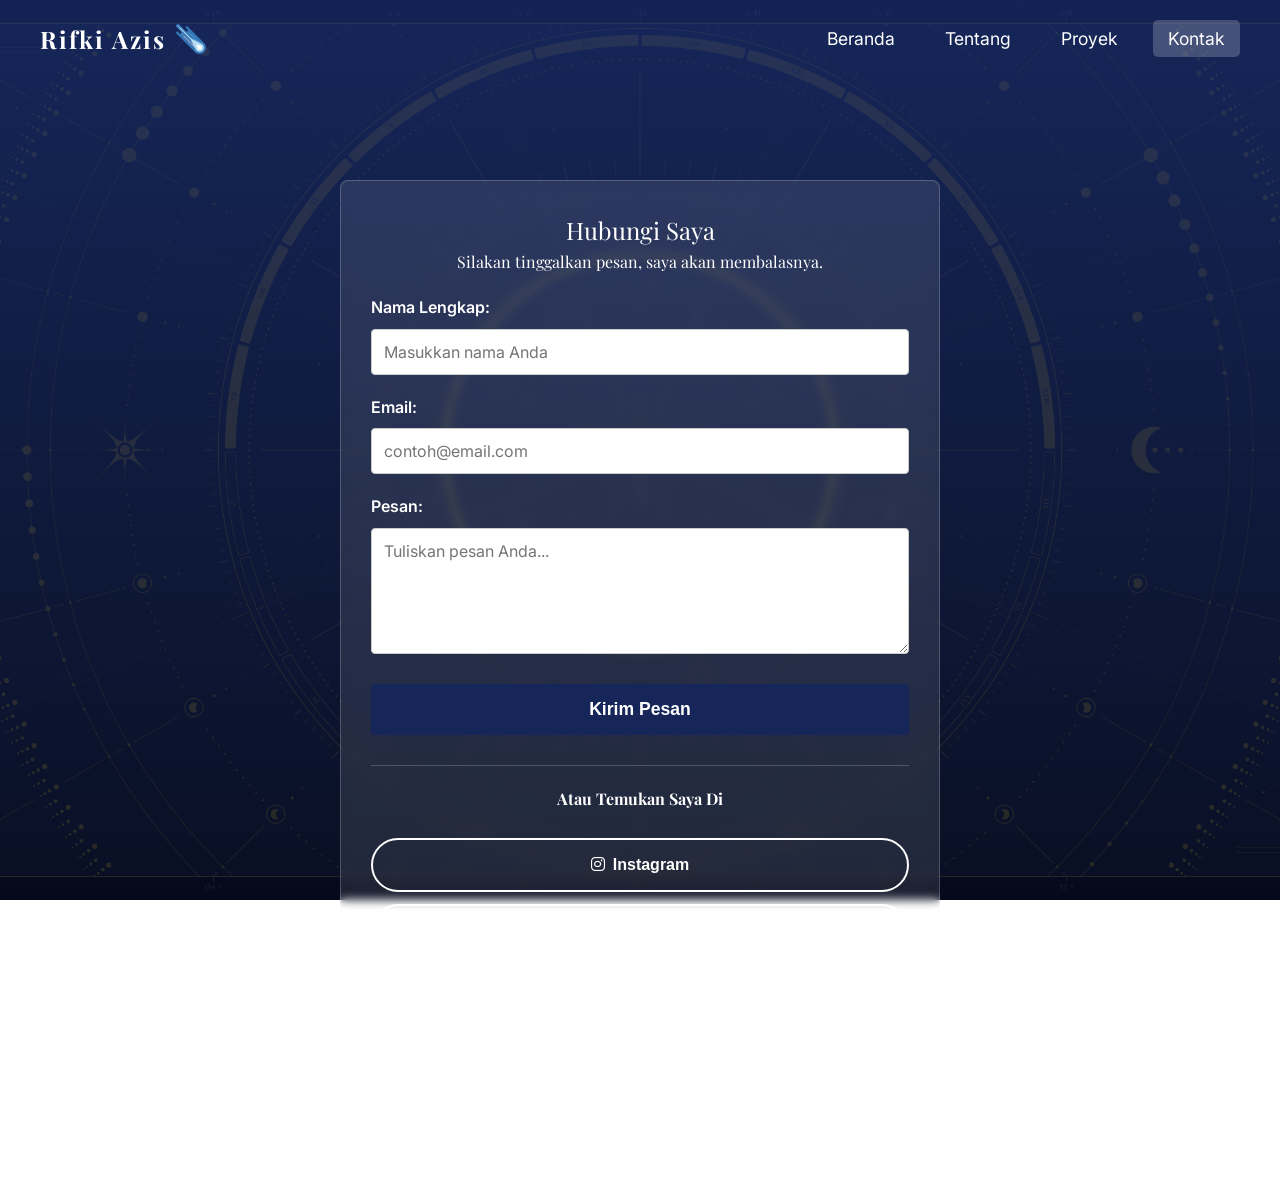
<file: contact.html>
<!DOCTYPE html>
<html lang="id">
<head>
    <meta charset="UTF-8">
    <meta name="viewport" content="width=device-width, initial-scale=1.0">
    <title>Portofolio | Kontak</title>
    
    <!-- CSS Eksternal -->
    <link rel="stylesheet" href="style.css">
    
    <!-- Font Awesome -->
    <link rel="stylesheet" href="https://cdnjs.cloudflare.com/ajax/libs/font-awesome/6.4.0/css/all.min.css">
    
    <!-- CSS Internal -->
    <style>
        /* Agar navbar transparan di atas bg hero khusus di Kontak */
        header {
            position: absolute;
            top: 0;
            left: 0;
            width: 100%;
            background-color: transparent !important;
            box-shadow: none !important;
            z-index: 10;
        }

        body {
            background: linear-gradient(to bottom, rgba(22, 38, 89, 0.8), rgba(0, 0, 0, 0.6)), url('img/bg.png') no-repeat center center / cover;
            background-attachment: fixed;
            color: white;
            min-height: 100vh;
        }

        .contact-container {
            max-width: 600px;
            margin: 140px auto 40px auto; /* Margin atas ditinggikan untuk kompensasi navbar absolute */
            padding: 30px;
            border: 1px solid rgba(255, 255, 255, 0.2);
            border-radius: 8px;
            background-color: rgba(255, 255, 255, 0.1); /* Efek kaca transparan */
            backdrop-filter: blur(5px);
        }

        .contact-container h1, .contact-container p, .form-group label {
            color: white !important;
        }

        /* === TOMBOL LINKTREE STYLE === */
        .linktree-container {
            margin-top: 30px;
            border-top: 1px solid rgba(255, 255, 255, 0.2);
            padding-top: 20px;
            display: flex;
            flex-direction: column;
            gap: 12px;
        }

        .link-btn {
            display: block;
            width: 100%;
            padding: 12px;
            text-align: center;
            background-color: transparent;
            color: white;
            border: 2px solid white;
            border-radius: 30px;
            text-decoration: none;
            font-weight: bold;
            font-family: 'Poppins', sans-serif;
            transition: all 0.3s ease;
        }

        .link-btn:hover {
            background-color: white;
            color: #162659 !important;
            transform: translateY(-2px);
            box-shadow: 0 4px 10px rgba(0,0,0,0.3);
        }
    </style>
</head>
<body>
    <header>
        <div class="logo">
            <span> Rifki Azis </span> 
            <img src="img/logo.png" alt="Logo"> 
        </div>
        <nav>
            <ul>
                <!-- Element Link -->
                <li><a href="index.html">Beranda</a></li>
                <li><a href="about.html">Tentang</a></li>
                <li><a href="project.html">Proyek</a></li>
                <li><a href="contact.html" class="active">Kontak</a></li>
            </ul>
        </nav>
    </header>

    <main>
        <section class="content-section">
            <div class="contact-container">
                <!-- CSS Inline -->
                <h1 style="text-align: center; color: var(--primary-color); font-weight: normal;">Hubungi Saya</h1>
                <p style="text-align: center; margin-bottom: 20px;">Silakan tinggalkan pesan, saya akan membalasnya.</p>
                
                <!-- Element Form -->
                <form action="proses_kontak.php" method="POST" class="contact-form">
                    <div class="form-group">
                        <label for="nama">Nama Lengkap:</label>
                        <!-- Element Input -->
                        <input type="text" id="nama" name="nama" placeholder="Masukkan nama Anda" required>
                    </div>
                    
                    <div class="form-group">
                        <label for="email">Email:</label>
                        <!-- Element Input -->
                        <input type="email" id="email" name="email" placeholder="contoh@email.com" required>
                    </div>
                    
                    <div class="form-group">
                        <label for="pesan">Pesan:</label>
                        <textarea id="pesan" name="pesan" rows="5" placeholder="Tuliskan pesan Anda..." required></textarea>
                    </div>

                    <!-- Element Button -->
                    <button type="submit" class="submit-btn">Kirim Pesan</button>
                </form>

                <!-- Tombol ala Linktree -->
                <div class="linktree-container">
                    <p style="text-align: center; margin-bottom: 15px; font-weight: bold;">Atau Temukan Saya Di</p>
                    <a href="https://instagram.com/" target="_blank" class="link-btn"><i class="fab fa-instagram" style="margin-right: 8px;"></i>Instagram</a>
                    <a href="https://github.com/Raa210" target="_blank" class="link-btn"><i class="fab fa-github" style="margin-right: 8px;"></i>GitHub</a>
                    <a href="https://www.linkedin.com/in/rifkiazis" target="_blank" class="link-btn"><i class="fab fa-linkedin" style="margin-right: 8px;"></i>LinkedIn</a>
                    <a href="https://facebook.com/" target="_blank" class="link-btn"><i class="fab fa-facebook" style="margin-right: 8px;"></i>Facebook</a>
                </div>
            </div>
        </section>
    </main>

</body>
</html>
</file>
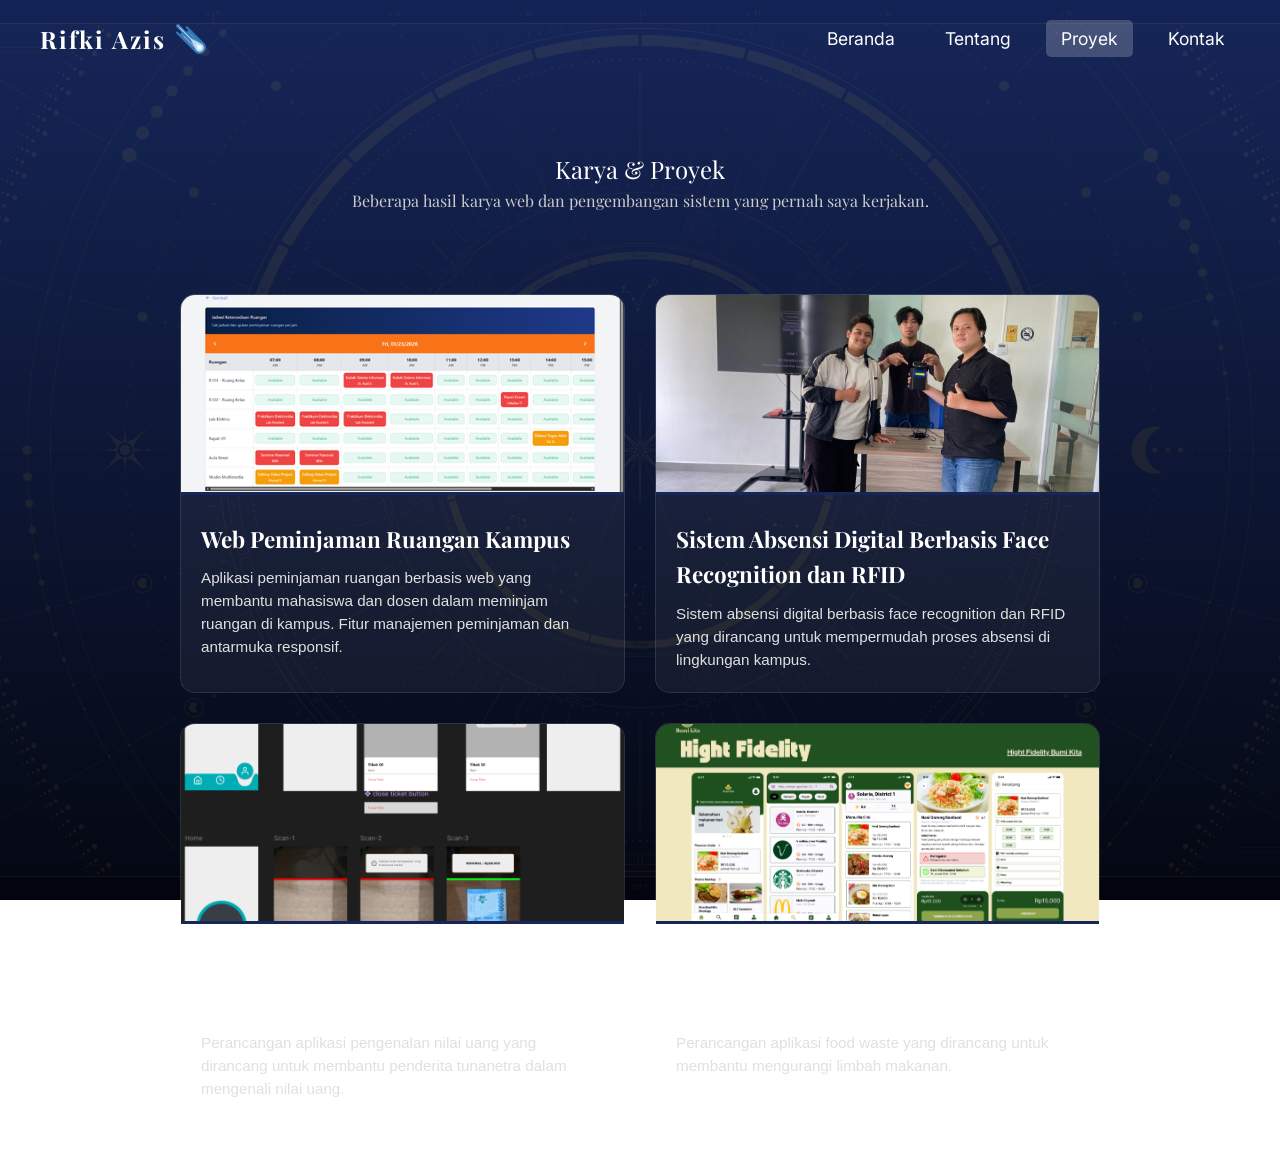
<file: project.html>
<!DOCTYPE html>
<html lang="id">
<head>
    <meta charset="UTF-8">
    <meta name="viewport" content="width=device-width, initial-scale=1.0">
    <title>Portofolio | Karya</title>
    
    <!-- CSS Eksternal -->
    <link rel="stylesheet" href="style.css">
    
    <!-- CSS Internal -->
    <style>
        /* Mengatur header agar transparan di halaman project */
        header {
            position: absolute;
            top: 0;
            left: 0;
            width: 100%;
            background-color: transparent !important;
            box-shadow: none !important;
            z-index: 10;
        }

        body {
            background: linear-gradient(to bottom, rgba(22, 38, 89, 0.8), rgba(0, 0, 0, 0.8)), url('img/bg.png') no-repeat center center / cover;
            background-attachment: fixed;
            color: white;
            min-height: 100vh;
        }

        /* Karena navbar absolute, berikan jarak untuk judul halaman */
        .page-header {
            padding-top: 150px;
            text-align: center;
        }

        .page-header h1 {
            color: white;
            font-weight: normal;
        }

        .page-header p {
            color: #ccc;
        }
    </style>
</head>
<body>
    <header>
        <div class="logo">
            <span> Rifki Azis </span> 
            <img src="img/logo.png" alt="Logo"> 
        </div>
        <nav>
            <ul>
                <!-- Element Link -->
                <li><a href="index.html">Beranda</a></li>
                <li><a href="about.html">Tentang</a></li>
                <li><a href="project.html" class="active">Proyek</a></li>
                <li><a href="contact.html">Kontak</a></li>
            </ul>
        </nav>
    </header>

    <main>
        <section class="page-header">
            <h1>Karya & Proyek</h1>
            <p>Beberapa hasil karya web dan pengembangan sistem yang pernah saya kerjakan.</p>
        </section>

        <section class="content-section">
            <div class="projects-grid">
                
                <!-- Project 1 -->
                <article class="project-card">
                    <img src="img/ruangan.png" alt="Web E-Commerce" class="project-img">
                    <div class="project-info">
                        <h3>Web Peminjaman Ruangan Kampus</h3>
                        <p>Aplikasi peminjaman ruangan berbasis web yang membantu mahasiswa dan dosen dalam meminjam ruangan di kampus. Fitur manajemen peminjaman dan antarmuka responsif.</p>
                    </div>
                </article>

                <!-- Project 2 -->
                <article class="project-card">
                    <img src="img/3.jpeg" alt="Web Portal Berita" class="project-img">
                    <div class="project-info">
                        <h3>Sistem Absensi Digital Berbasis Face Recognition dan RFID</h3>
                        <p>Sistem absensi digital berbasis face recognition dan RFID yang dirancang untuk mempermudah proses absensi di lingkungan kampus.</p>
                    </div>
                </article>

                <!-- Project 3 -->
                <article class="project-card">
                    <img src="img/eyeshowcash.png" alt="Web Point of Sales" class="project-img">
                    <div class="project-info">
                        <h3>Perancangan Aplikasi Pengenalan Nilai Uang Untuk Penderita Tunanetra</h3>
                        <p>Perancangan aplikasi pengenalan nilai uang yang dirancang untuk membantu penderita tunanetra dalam mengenali nilai uang.</p>
                    </div>
                </article>

                <!-- Project 4 -->
                <article class="project-card">
                    <img src="img/bumikita.png" alt="Web E-Commerce" class="project-img">
                    <div class="project-info">
                        <h3>Perancangan Aplikasi Food Waste - Bumikita</h3>
                        <p>Perancangan aplikasi food waste yang dirancang untuk membantu mengurangi limbah makanan.</p>
                    </div>
                </article>

            </div>
        </section>
    </main>
</body>
</html>
</file>
<file: style.css>
/* 
======================================================
  Theme Color: #162659
  Font: Stigsa Display (Fallback: Playfair Display)
====================================================== 
*/

@import url('https://fonts.googleapis.com/css2?family=Playfair+Display:ital,wght@0,400;0,700;1,400&family=Inter:wght@400;600&display=swap');

/* Variables / Tema Warna */
:root {
    --primary-color: #162659; 
    --hover-color: #213a85;   
    --text-color: #ffffff;
    --bg-color: #162659;
}

/* Base Reset */
* {
    margin: 0;
    padding: 0;
    box-sizing: border-box;
}

body {
    font-family: 'Stigsa Display', 'Playfair Display', serif;
    background-color: var(--bg-color);
    color: var(--text-color);
    line-height: 1.6;
}

h1, h2, h3, .logo {
    font-family: 'Stigsa Display', 'Playfair Display', serif;
}


/* ===========================
   HEADER & NAVIGATION 
   =========================== */
header {
    background-color: transparent;
    color: white;
    display: flex;
    justify-content: space-between;
    align-items: center;
    padding: 20px 40px;
    box-shadow: 0 4px 6px rgba(0,0,0,0.1);
}

.logo {
    font-size: 1.5rem;
    font-weight: bold;
    letter-spacing: 2px;

    display: flex;
    align-items: center;
    gap: 10px;
}

.logo img {
  width: 30px;
  height: auto;
}


nav ul {
    list-style-type: none; /* Reset titik list ul */
    display: flex;
    gap: 20px;
}

nav a {
    color: white;
    text-decoration: none; /* Reset garis bawah pada link */
    font-size: 1.1rem;
    padding: 8px 15px;
    border-radius: 5px;
    transition: background-color 0.3s ease;
    font-family: 'Inter', sans-serif; 
}

nav a:hover, nav a.active {
    background-color: rgba(255, 255, 255, 0.2);
}


/* ===========================
   MAIN LAYOUT & SECTIONS
   =========================== */
main {
    min-height: calc(100vh - 142px); /* Penyesuaian tinggi minimum */
}

.content-section {
    padding: 40px;
    max-width: 1000px;
    margin: 0 auto;
}


/* ===========================
   PROFILE / INDEX PAGE
   =========================== */
.profile {
    display: flex;
    align-items: center;
    justify-content: center;
    padding: 60px 20px;
    gap: 50px;
    max-width: 1000px;
    margin: 0 auto;
    
}

.profile-img {
    width: 250px;
    height: 250px; /* Rasio 1:1 agar lingkaran sempurna */
    border-radius: 50%; /* Membuat menjadi bulat (circle) */
    object-fit: cover; /* Melakukan crop otomatis */
    object-position: 50% 20%; /* Fokus crop tepat di bagian atas (wajah) */
    border: 5px solid var(--primary-color);
    box-shadow: 0 10px 15px rgba(0, 0, 0, 0.4);
    flex-shrink: 0; /* Mencegah gambar menyusut/lonjong karena flexbox di layar PC */
}

/* === TOMBOL SOSIAL MEDIA (LINGKARAN) === */
.social-circles {
    display: flex;
    gap: 15px;
    margin-top: 15px;
}

.circle-btn {
    display: flex;
    justify-content: center;
    align-items: center;
    width: 50px;
    height: 50px;
    border-radius: 50%;
    background-color: white;
    color: var(--primary-color);
    font-weight: bold;
    text-decoration: none;
    font-family: 'Poppins', sans-serif;
    transition: all 0.3s ease;
    border: 2px solid white;
}

.circle-btn:hover {
    background-color: var(--primary-color);
    color: white;
    transform: translateY(-3px);
    box-shadow: 0 4px 10px rgba(0,0,0,0.3);
}


.bio h2 {
    color: white;
    margin-bottom: 15px;
    font-size: 2rem;
}

.bio h3 {
    color: white;
    margin-bottom: 15px;
    font-size: 1.5rem;
}

.bio p {
    margin-bottom: 25px;
    font-size: 1.15rem;
    font-family: 'Poppins', sans-serif;
}

.btn {
    display: inline-block;
    background-color: white;
    color: var(--primary-color);
    padding: 12px 25px;
    text-decoration: none;
    border-radius: 5px;
    font-weight: bold;
    font-family: 'Inter', sans-serif;
    transition: all 0.3s ease;
}

.btn:hover {
    background-color: var(--hover-color);
    color: white;
    transform: translateY(-2px);
    box-shadow: 0 4px 10px rgba(0,0,0,0.2);
}


/* ===========================
   ABOUT PAGE (PROFILE & LAYOUT)
   =========================== */
.about-profile {
    display: flex;
    flex-wrap: wrap;
    gap: 40px;
    margin-bottom: 50px;
}

.profile-image-col {
    flex: 0 0 auto;
}

.profile-text-col {
    flex: 1;
    min-width: 300px;
}

.cv-btn {
    display: inline-block;
    margin-top: 10px;
    background-color: var(--primary-color);
    color: white;
    padding: 12px 25px;
    text-decoration: none;
    border-radius: 5px;
    font-weight: bold;
    font-family: 'Inter', sans-serif;
    transition: all 0.3s ease;
}

.cv-btn:hover {
    background-color: var(--hover-color);
    color: white;
    transform: translateY(-2px);
    box-shadow: 0 4px 10px rgba(0,0,0,0.2);
}

.profile-title {
    font-size: 2rem;
    font-family: 'Stigsa Display', 'Playfair Display', serif;
    margin-bottom: 10px;
    color: var(--primary-color);
}

.profile-subtitle {
    font-style: italic;
    font-size: 1.05rem;
    margin-bottom: 25px;
    font-family: 'Inter', sans-serif;
    color: #444;
}

.profile-details {
    display: flex;
    flex-wrap: wrap;
    gap: 20px;
    margin-bottom: 25px;
    font-family: 'Inter', sans-serif;
}

.details-list {
    flex: 1;
    min-width: 220px;
    list-style: none;
    padding: 0;
}

.details-list li {
    margin-bottom: 12px;
    font-size: 1rem;
    display: flex;
    align-items: center;
    gap: 12px;
}

.details-list li i {
    font-size: 0.85rem;
}

.details-list strong {
    font-weight: 600;
}

.profile-desc {
    font-size: 1rem;
    font-family: 'Inter', sans-serif;
    line-height: 1.7;
}

/* ===========================
   ABOUT PAGE (LIST & TABLE)
   =========================== */
.skills-list {
    margin: 20px 0 40px;
    padding-left: 20px;
    font-family: 'Inter', sans-serif;
}

.skills-list li {
    margin-bottom: 10px;
    font-size: 1.1rem;
}

.education-table {
    width: 100%;
    border-collapse: collapse; /* Menyatukan border table */
    border-spacing: 0;
    border-radius: 10px;
    overflow: hidden;
    margin-top: 20px;
    margin-bottom: 40px;
    font-family: 'Poppins', sans-serif;
}

.education-table th, .education-table td {
    border: 1px solid #ddd;
    padding: 15px;
    text-align: left;
}

.education-table th {
    background-color: var(--primary-color);
    color: white;
    font-weight: 600;
}

.education-table tr:nth-child(even) {
    background-color: #f2f2f2;
}

.education-table tr:hover {
    background-color: #e6e9f2;
}


/* ===========================
   TIMELINE (ORGANISASI)
   =========================== */
.timeline {
    position: relative;
    margin: 30px 0;
    padding-left: 30px;
}

.timeline::before {
    content: '';
    position: absolute;
    left: 0;
    top: 0;
    bottom: 0;
    width: 2px;
    background-color: var(--primary-color);
}

.timeline-item {
    position: relative;
    margin-bottom: 30px;
}

.timeline-dot {
    position: absolute;
    left: -39px; /* -30px for padding, minus 9px for center of dot */
    top: 5px;
    width: 16px;
    height: 16px;
    background-color: #ffffff;
    border: 3px solid var(--primary-color);
    border-radius: 50%;
    z-index: 2;
}

.timeline-content {
    background-color: #f9f9f9;
    padding: 20px;
    border-radius: 8px;
    box-shadow: 0 4px 6px rgba(0,0,0,0.05);
}

.timeline-content h3 {
    margin-bottom: 5px !important;
    color: var(--primary-color) !important;
    font-size: 1.2rem;
    font-family: 'Inter', sans-serif;
}

.timeline-date {
    font-size: 0.9rem;
    color: #666;
    margin-bottom: 10px;
    font-style: italic;
}

.timeline-content p {
    color: #333;
    font-family: 'Inter', sans-serif;
    font-size: 0.95rem;
}

/* ===========================
   GALLERY
   =========================== */
.gallery-grid {
    display: grid;
    grid-template-columns: repeat(3, 1fr);
    gap: 15px;
    margin-top: 20px;
}

.gallery-item {
    position: relative;
    overflow: hidden;
    border-radius: 10px;
    padding-top: 100%; /* 1:1 Aspect Ratio */
    border: 1px solid #ddd;
    background-color: #eee;
}

.gallery-item img {
    position: absolute;
    top: 0;
    left: 0;
    width: 100%;
    height: 100%;
    object-fit: cover;
    transition: transform 0.3s ease;
}

.gallery-item:hover img {
    transform: scale(1.05);
}

/* ===========================
   CONTACT PAGE (FORM)
   =========================== */
.contact-form {
    display: flex;
    flex-direction: column;
    gap: 20px;
    font-family: 'Inter', sans-serif;
}

.form-group {
    display: flex;
    flex-direction: column;
    gap: 8px;
}

.form-group label {
    font-weight: 600;
    color: var(--primary-color);
}

input, textarea {
    padding: 12px;
    border: 1px solid #ccc;
    border-radius: 4px;
    font-size: 1rem;
    font-family: 'Inter', sans-serif;
}

input:focus, textarea:focus {
    outline: none;
    border-color: var(--primary-color);
    box-shadow: 0 0 5px rgba(22, 38, 89, 0.4);
}

.submit-btn {
    background-color: var(--primary-color);
    color: white;
    border: none;
    padding: 15px;
    font-size: 1.1rem;
    font-weight: bold;
    border-radius: 4px;
    cursor: pointer;
    transition: all 0.3s ease;
    margin-top: 10px;
}

.submit-btn:hover {
    background-color: var(--hover-color);
    transform: translateY(-2px);
    box-shadow: 0 4px 10px rgba(0,0,0,0.2);
}


/* ===========================
   FOOTER
   =========================== */
footer {
    background-color: transparent; /* Ubah agar lebih menyatu dengan dark bg kalau ada */
    color: white;
    text-align: center;
    padding: 20px;
    font-family: 'Poppins', sans-serif;
    font-size: 0.9rem;
    position: relative;
    z-index: 5;
}

/* ===========================
   PROJECTS PAGE
   =========================== */
.projects-grid {
    display: grid;
    grid-template-columns: repeat(auto-fit, minmax(300px, 1fr));
    gap: 30px;
    margin-top: 40px;
}

.project-card {
    background: rgba(255, 255, 255, 0.05); /* Sedikit transparan untuk estetika dark theme */
    border: 1px solid rgba(255, 255, 255, 0.1);
    border-radius: 15px;
    overflow: hidden;
    transition: transform 0.3s ease, box-shadow 0.3s ease;
}

.project-card:hover {
    transform: translateY(-5px);
    box-shadow: 0 10px 20px rgba(0, 0, 0, 0.4);
    background: rgba(255, 255, 255, 0.1);
}

.project-img {
    width: 100%;
    height: 200px;
    object-fit: cover;
    border-bottom: 3px solid var(--primary-color);
}

.project-info {
    padding: 20px;
}

.project-info h3 {
    color: white;
    margin-bottom: 10px;
    font-size: 1.4rem;
}

.project-info p {
    color: #e0e0e0;
    font-size: 0.95rem;
    font-family: 'Poppins', sans-serif;
    line-height: 1.5;
}

/* ===========================
   WHAT I DO SECTION
   =========================== */
.section-title {
    font-size: 2.5rem;
    margin-bottom: 30px;
    color: white;
    font-family: 'Stigsa Display', 'Playfair Display', serif;
}

.what-i-do {
    background-color: transparent;
    padding-top: 60px;
}

.services-grid {
    display: grid;
    grid-template-columns: repeat(auto-fit, minmax(300px, 1fr));
    gap: 30px;
}

.service-card {
    background: rgba(255, 255, 255, 0.05); /* Latar yang sedikit lebih terang dari background utama */
    border-radius: 10px;
    padding: 40px 30px;
    transition: transform 0.3s ease, background 0.3s ease, border-color 0.3s ease;
    border: 1px solid rgba(255, 255, 255, 0.05);
}

.service-card:hover {
    transform: translateY(-5px);
    background: var(--hover-color); /* Menggunakan warna dari tema website */
    border-color: rgba(255, 255, 255, 0.3);
}

.service-icon {
    font-size: 2.5rem;
    margin-bottom: 20px;
    color: var(--text-color); /* Putih agar harmonis dengan tema default */
}

.service-card h3 {
    font-size: 1.5rem;
    margin-bottom: 15px;
    color: white;
    font-family: 'Stigsa Display', 'Playfair Display', serif;
}

.service-card p {
    font-size: 1rem;
    color: #cccccc;
    font-family: 'Inter', sans-serif;
    line-height: 1.6;
}

/* ===========================
   TECH STACK
   =========================== */
.tech-slider {
    overflow: hidden;
    padding: 20px 0;
    margin-top: 20px;
    position: relative;
}

.tech-slider::before,
.tech-slider::after {
    content: "";
    position: absolute;
    top: 0;
    width: 60px;
    height: 100%;
    z-index: 2;
}

.tech-slider::before {
    left: 0;
    background: linear-gradient(to right, var(--bg-color) 0%, transparent 100%);
}

.tech-slider::after {
    right: 0;
    background: linear-gradient(to left, var(--bg-color) 0%, transparent 100%);
}

.tech-track {
    display: flex;
    gap: 20px;
    width: max-content;
    animation: scroll 15s linear infinite;
}

.tech-track:hover {
    animation-play-state: paused;
}

@keyframes scroll {
    0% { transform: translateX(0); }
    100% { transform: translateX(calc(-50% - 10px)); }
}

.tech-item {
    padding: 10px 15px;
    flex-shrink: 0;
    text-align: center;
    transition: transform 0.3s ease;
}

.tech-item:hover {
    transform: translateY(-5px) scale(1.1);
}

.tech-item i {
    font-size: 4rem;
    color: #ffffff;
    display: block;
}



/* ===========================
   MEDIA QUERIES (RESPONSIVE)
   =========================== */

/* Tablet & Mobile Layout (< 1024px) */
@media screen and (max-width: 1024px) {
    .profile {
        gap: 30px;
        flex-direction: column;
        text-align: center;
    }
    
    .social-circles {
        justify-content: center;
    }
    
    .about-profile {
        justify-content: center;
        text-align: center;
    }

    .profile-details {
        justify-content: center;
        text-align: left; /* Keep lists readable */
    }
}

/* Mobile Layout (< 768px) */
@media screen and (max-width: 768px) {
    header {
        flex-direction: column;
        padding: 15px 20px;
        gap: 15px;
    }

    nav ul {
        flex-wrap: wrap;
        justify-content: center;
        gap: 10px;
    }

    .hero-section {
        padding: 150px 20px 60px 20px;
    }

    .hero-section h1 {
        font-size: 2.2rem !important; /* Overriding previous inline style gently */
    }

    .hero-section p {
        font-size: 1rem;
    }

    .profile-img {
        width: 200px;
        height: 200px;
    }
    
    .bio h2 {
        font-size: 1.5rem;
    }
    
    .bio h3 {
        font-size: 1.2rem;
    }

    .content-section {
        padding: 30px 20px;
    }

    .education-table {
        display: block;
        overflow-x: auto;
        white-space: nowrap;
    }

    .services-grid {
        grid-template-columns: 1fr; /* 1 Column on mobile */
    }

    .gallery-grid {
        grid-template-columns: repeat(2, 1fr);
    }
    
    .tech-item {
        padding: 10px;
    }
    .tech-item i {
        font-size: 3rem;
    }
}

/* Small phones (< 480px) */
@media screen and (max-width: 480px) {
    nav a {
        font-size: 0.9rem;
        padding: 6px 10px;
    }

    .hero-section h1 {
        font-size: 1.8rem !important;
    }

    .profile-img {
        width: 150px;
        height: 150px;
    }

    .gallery-grid {
        grid-template-columns: 1fr;
    }
}
</file>
